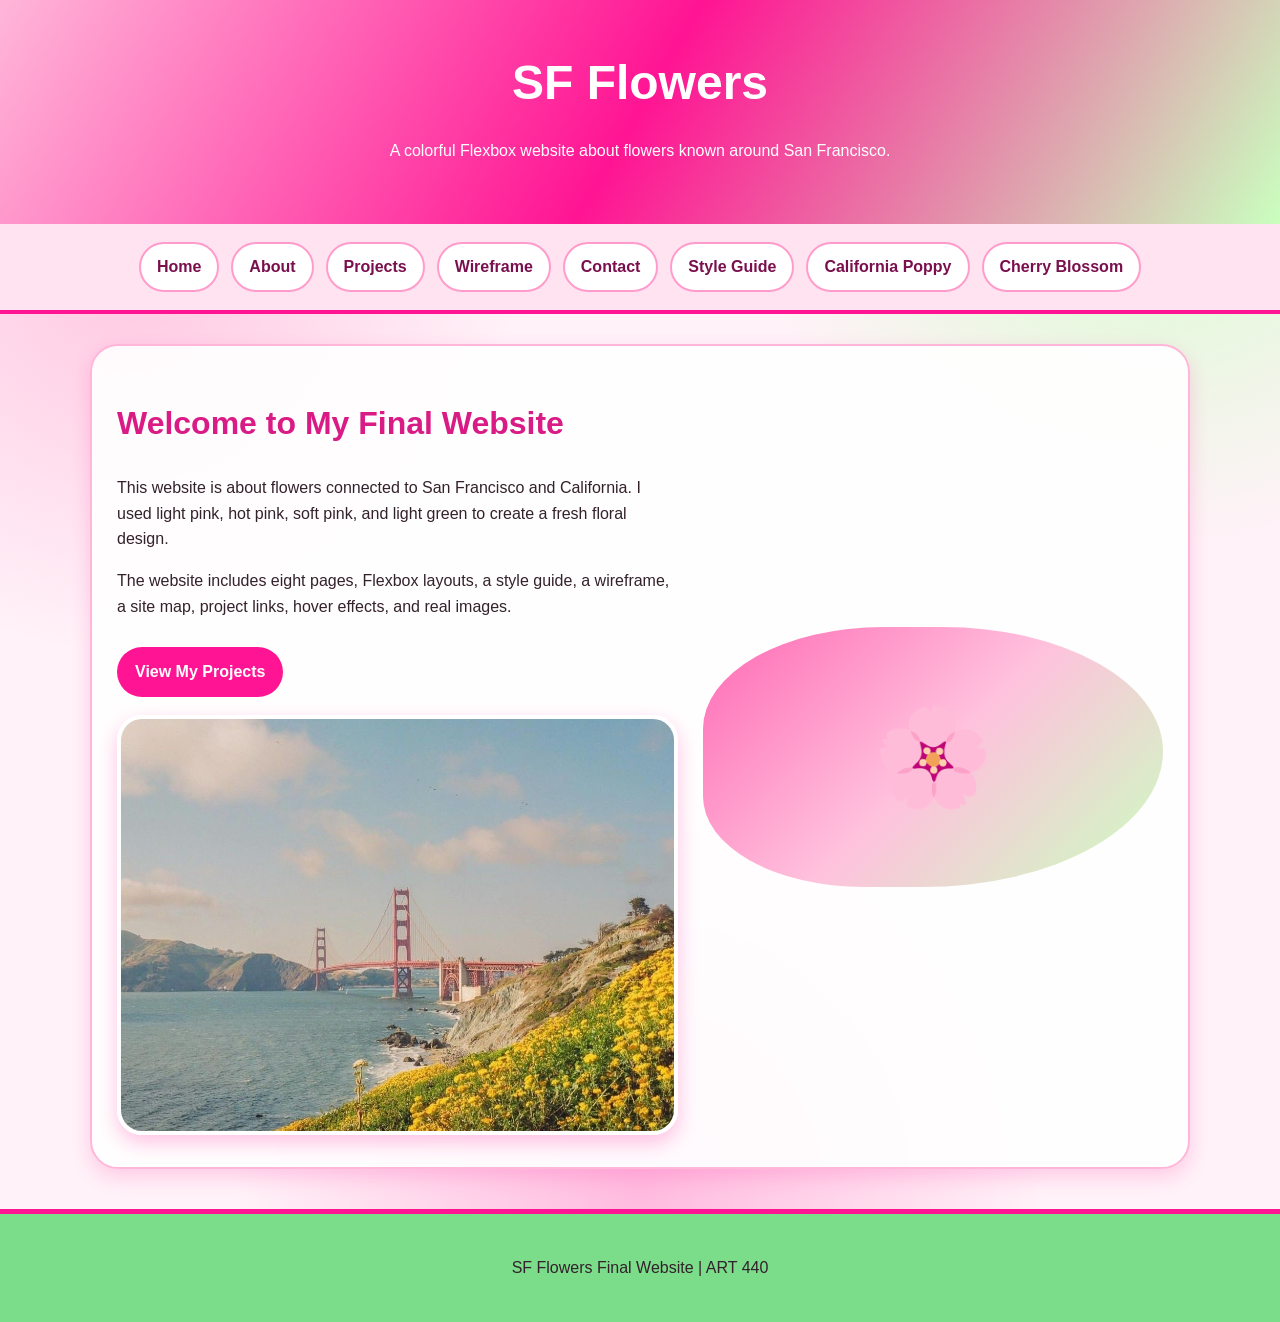
<file: index.html>
<!DOCTYPE html>
<html lang="en">
<head>
    <meta charset="UTF-8">
    <title>SF Flowers | Home</title>
    <link rel="stylesheet" href="style.css">
</head>
<body>

<header>
    <h1>SF Flowers</h1>
    <p>A colorful Flexbox website about flowers known around San Francisco.</p>
</header>

<nav>
    <a href="index.html">Home</a>
    <a href="about.html">About</a>
    <a href="projects.html">Projects</a>
    <a href="wireframe.html">Wireframe</a>
    <a href="contact.html">Contact</a>
    <a href="style-guide.html">Style Guide</a>
    <a href="california-poppy.html">California Poppy</a>
    <a href="cherry-blossom.html">Cherry Blossom</a>
</nav>

<main>
    <section class="hero">
        <div class="hero-text">
            <h2>Welcome to My Final Website</h2>
            <p>This website is about flowers connected to San Francisco and California. I used light pink, hot pink, soft pink, and light green to create a fresh floral design.</p>
            <p>The website includes eight pages, Flexbox layouts, a style guide, a wireframe, a site map, project links, hover effects, and real images.</p>
            <a class="button" href="projects.html">View My Projects</a>
            <img src="flowers.jpg" alt="Flowers in San Francisco" class="page-image">
        </div>

        <div class="flower-shape">🌸</div>
    </section>
</main>

<footer>
    <p>SF Flowers Final Website | ART 440</p>
</footer>

</body>
</html>
</file>
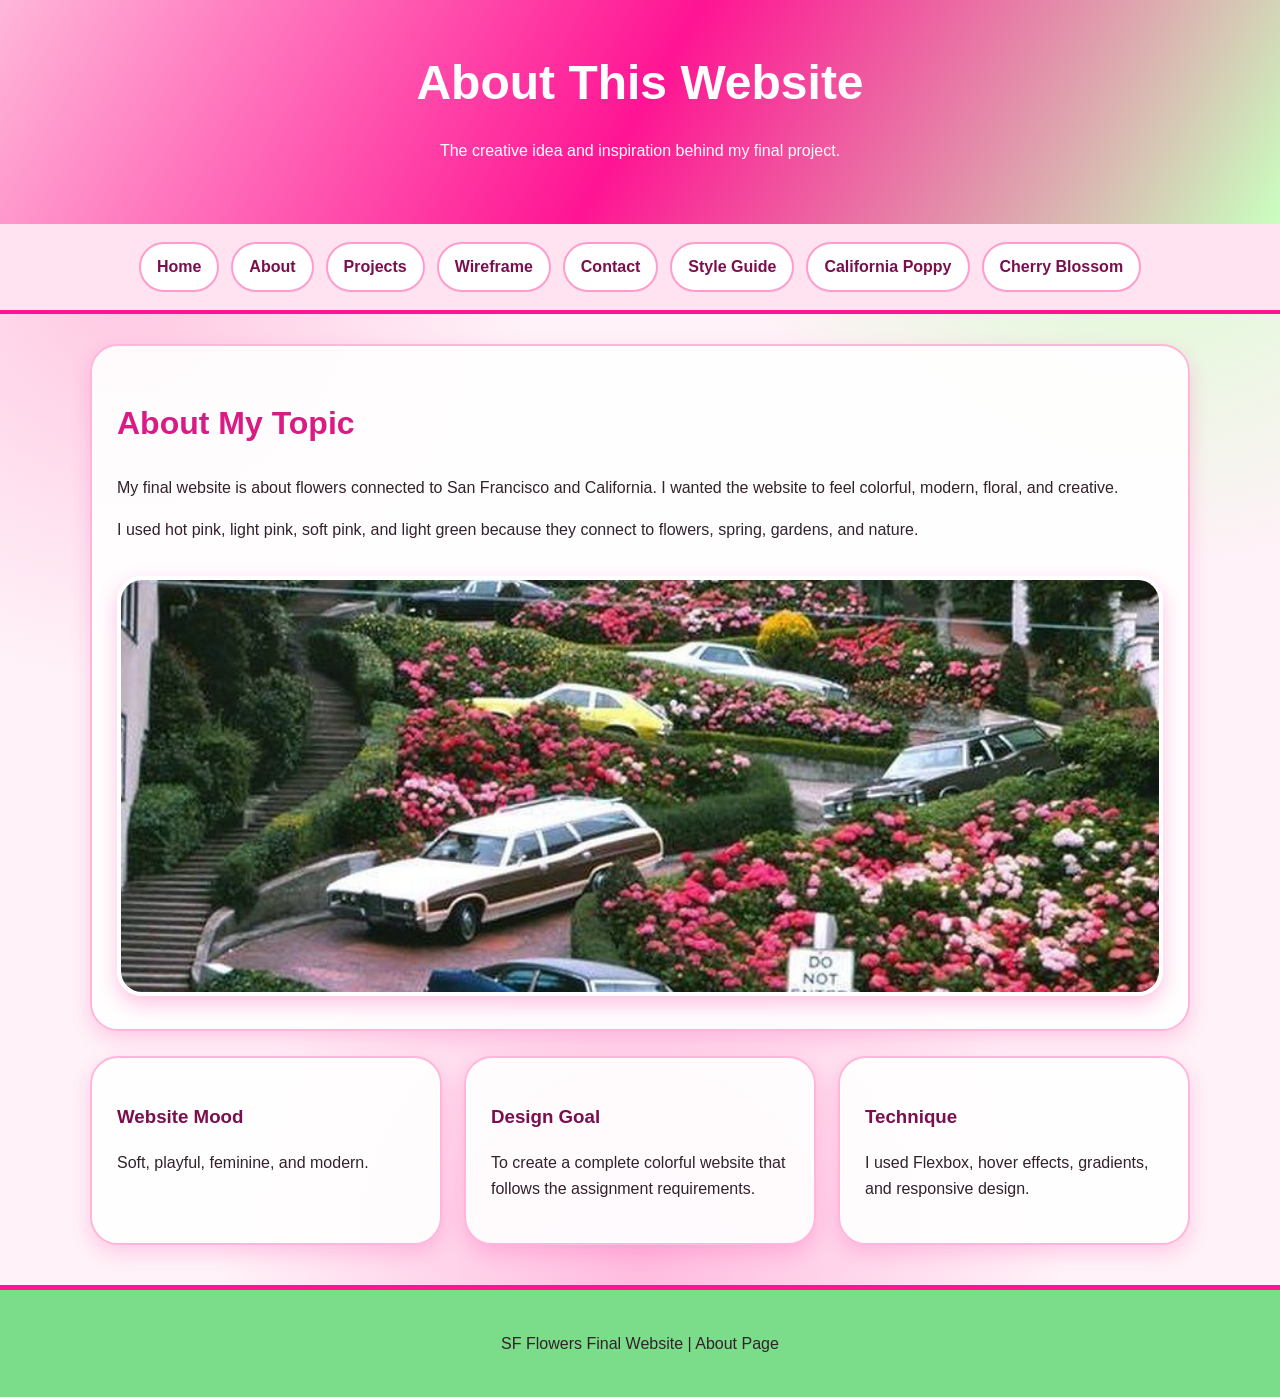
<file: about.html>
<!DOCTYPE html>
<html lang="en">
<head>
    <meta charset="UTF-8">
    <title>SF Flowers | About</title>
    <link rel="stylesheet" href="style.css">
</head>
<body>

<header>
    <h1>About This Website</h1>
    <p>The creative idea and inspiration behind my final project.</p>
</header>

<nav>
    <a href="index.html">Home</a>
    <a href="about.html">About</a>
    <a href="projects.html">Projects</a>
    <a href="wireframe.html">Wireframe</a>
    <a href="contact.html">Contact</a>
    <a href="style-guide.html">Style Guide</a>
    <a href="california-poppy.html">California Poppy</a>
    <a href="cherry-blossom.html">Cherry Blossom</a>
</nav>

<main>
    <section class="card">
        <h2>About My Topic</h2>

        <p>My final website is about flowers connected to San Francisco and California. I wanted the website to feel colorful, modern, floral, and creative.</p>

        <p>I used hot pink, light pink, soft pink, and light green because they connect to flowers, spring, gardens, and nature.</p>

        <img src="about-flowers.jpg" alt="Flower Garden" class="page-image">
    </section>

    <section class="flex-grid">
        <article class="card">
            <h3>Website Mood</h3>
            <p>Soft, playful, feminine, and modern.</p>
        </article>

        <article class="card">
            <h3>Design Goal</h3>
            <p>To create a complete colorful website that follows the assignment requirements.</p>
        </article>

        <article class="card">
            <h3>Technique</h3>
            <p>I used Flexbox, hover effects, gradients, and responsive design.</p>
        </article>
    </section>
</main>

<footer>
    <p>SF Flowers Final Website | About Page</p>
</footer>

</body>
</html>
</file>
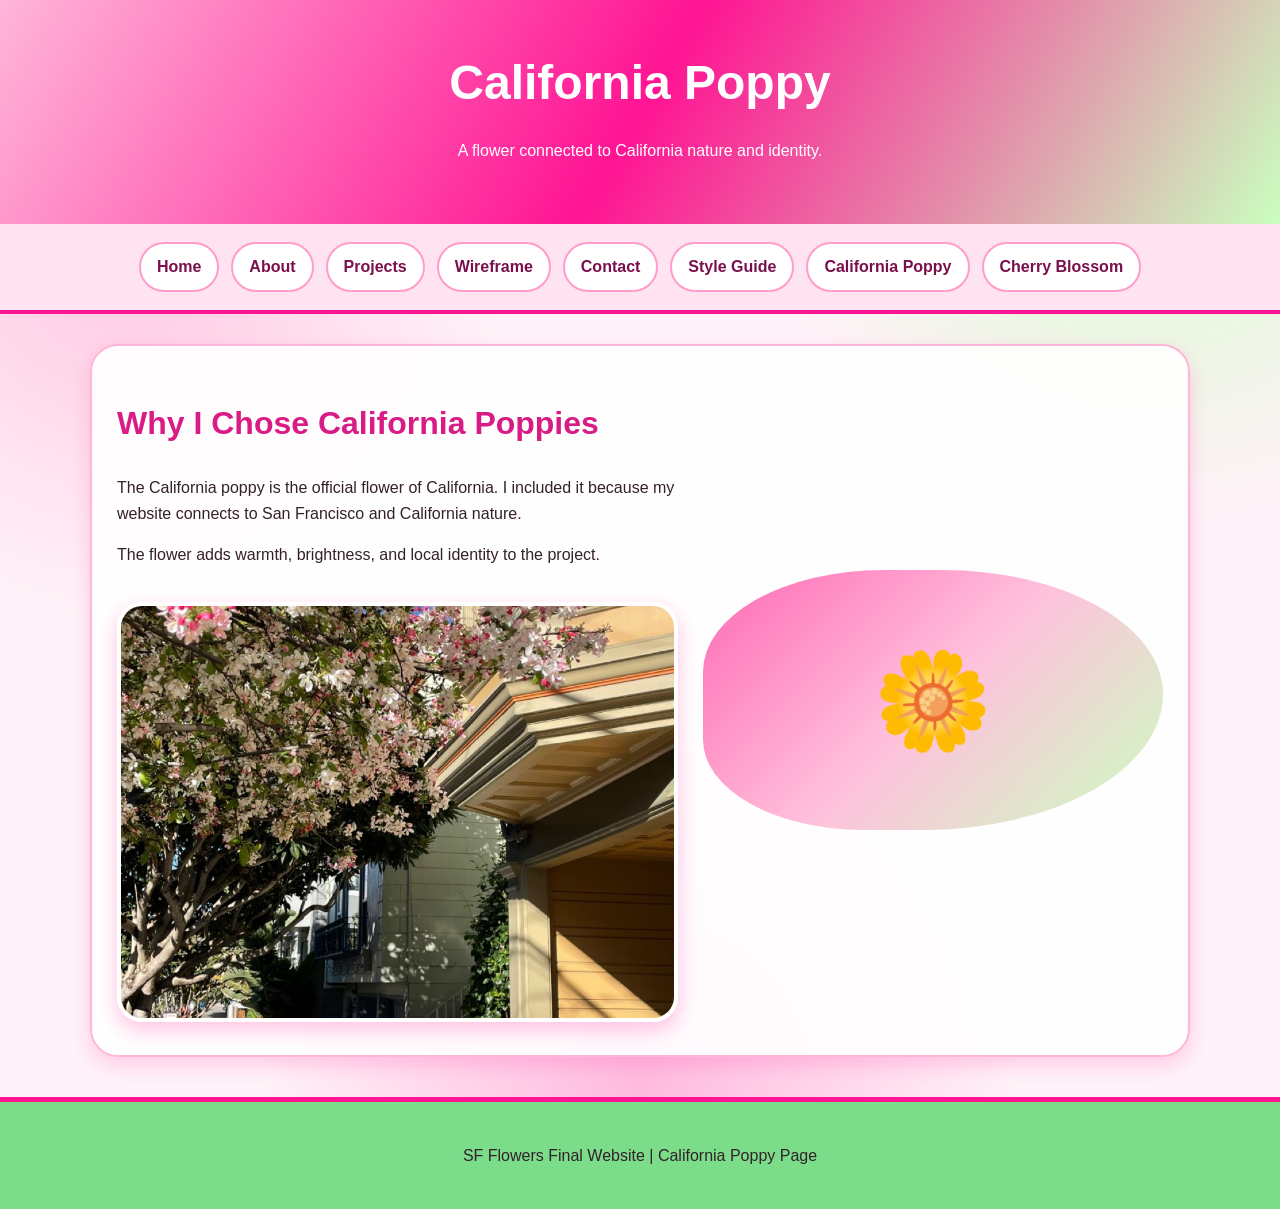
<file: california-poppy.html>
<!DOCTYPE html>
<html lang="en">
<head>
    <meta charset="UTF-8">
    <title>SF Flowers | California Poppy</title>
    <link rel="stylesheet" href="style.css">
</head>
<body>

<header>
    <h1>California Poppy</h1>
    <p>A flower connected to California nature and identity.</p>
</header>

<nav>
    <a href="index.html">Home</a>
    <a href="about.html">About</a>
    <a href="projects.html">Projects</a>
    <a href="wireframe.html">Wireframe</a>
    <a href="contact.html">Contact</a>
    <a href="style-guide.html">Style Guide</a>
    <a href="california-poppy.html">California Poppy</a>
    <a href="cherry-blossom.html">Cherry Blossom</a>
</nav>

<main>

<section class="hero">

    <div class="hero-text">

        <h2>Why I Chose California Poppies</h2>

        <p>The California poppy is the official flower of California. I included it because my website connects to San Francisco and California nature.</p>

        <p>The flower adds warmth, brightness, and local identity to the project.</p>

        <img src="poppy.jpg" alt="California Poppy" class="page-image">

    </div>

    <div class="flower-shape">
        🌼
    </div>

</section>

</main>

<footer>
    <p>SF Flowers Final Website | California Poppy Page</p>
</footer>

</body>
</html>
</file>
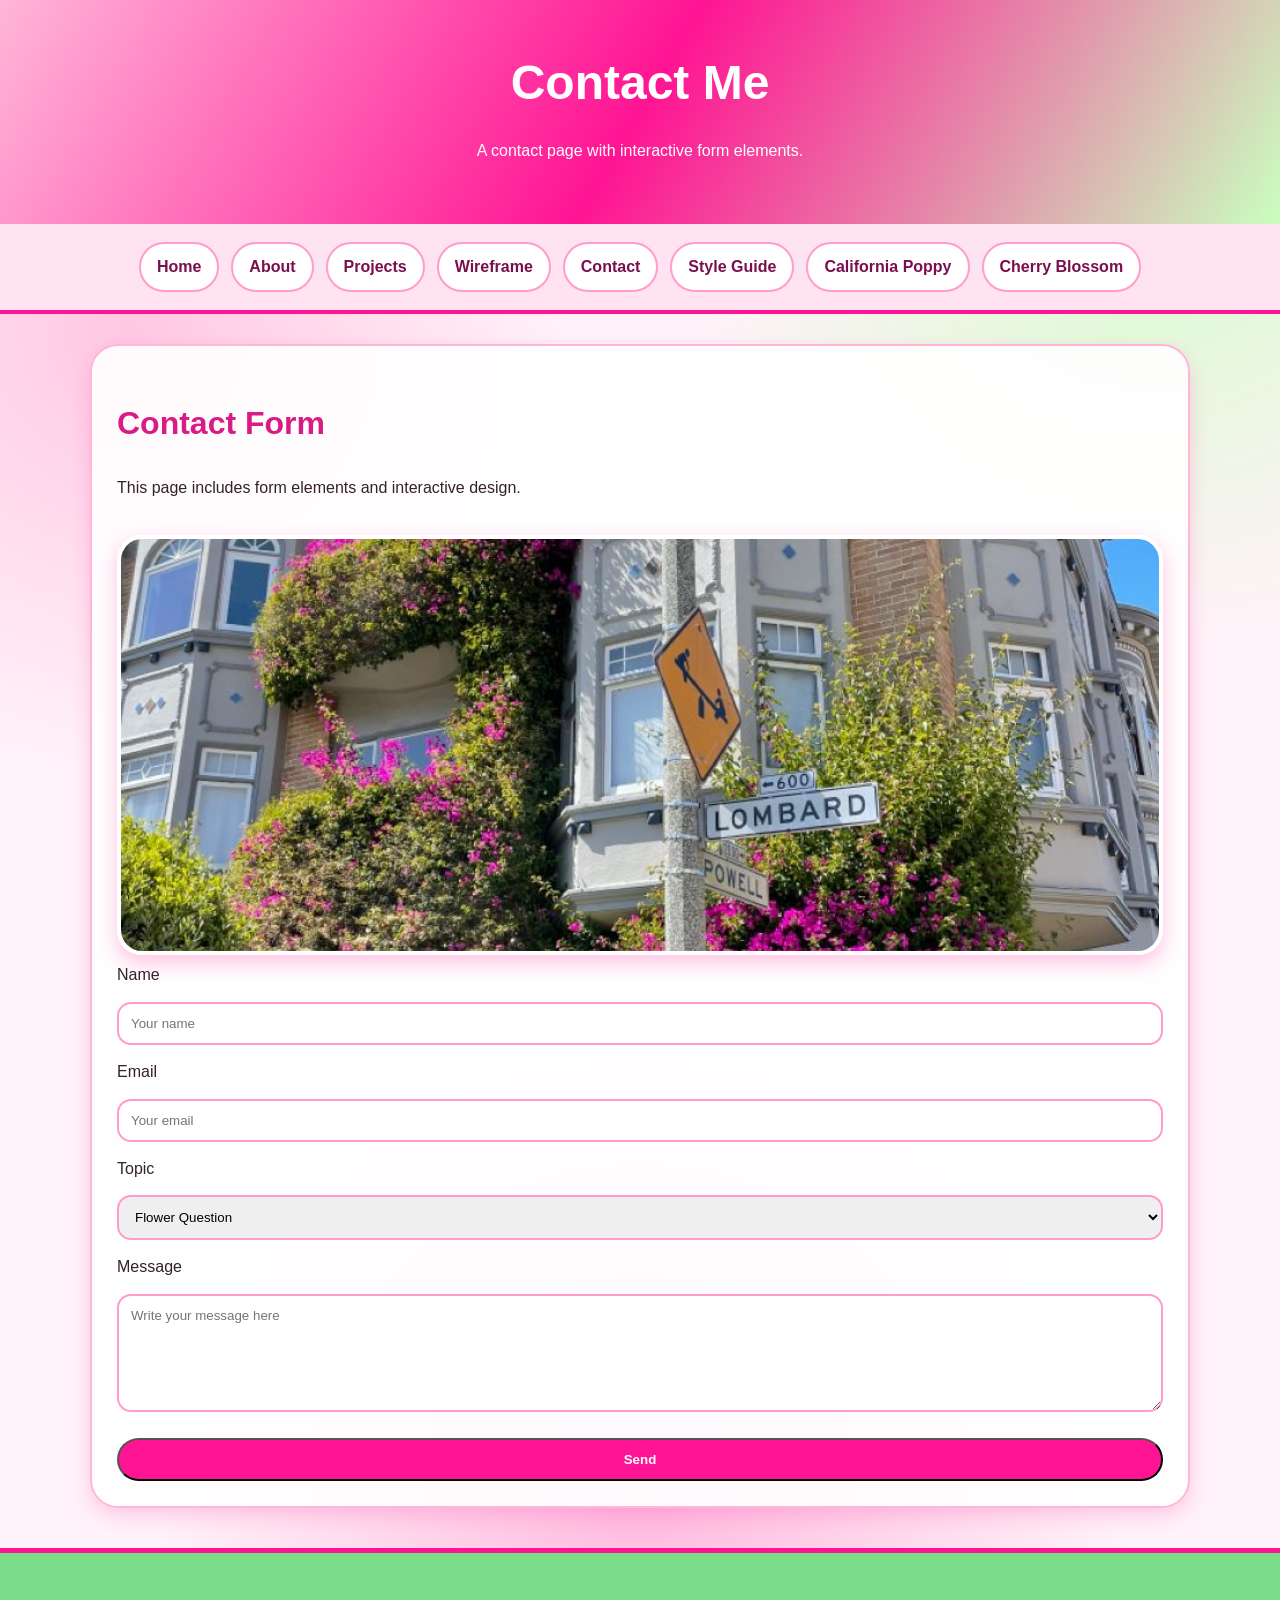
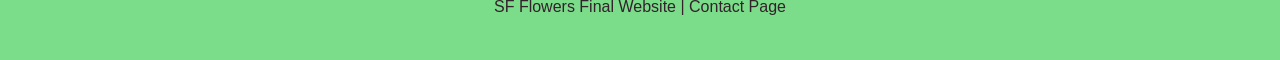
<file: contact.html>
<!DOCTYPE html>
<html lang="en">
<head>
    <meta charset="UTF-8">
    <title>SF Flowers | Contact</title>
    <link rel="stylesheet" href="style.css">
</head>
<body>

<header>
    <h1>Contact Me</h1>
    <p>A contact page with interactive form elements.</p>
</header>

<nav>
    <a href="index.html">Home</a>
    <a href="about.html">About</a>
    <a href="projects.html">Projects</a>
    <a href="wireframe.html">Wireframe</a>
    <a href="contact.html">Contact</a>
    <a href="style-guide.html">Style Guide</a>
    <a href="california-poppy.html">California Poppy</a>
    <a href="cherry-blossom.html">Cherry Blossom</a>
</nav>

<main>

<section class="card">

    <h2>Contact Form</h2>

    <p>This page includes form elements and interactive design.</p>

    <img src="contact-flowers.jpg" alt="Pink Flower Garden" class="page-image">

    <form>

        <label>Name</label>
        <input type="text" placeholder="Your name">

        <label>Email</label>
        <input type="email" placeholder="Your email">

        <label>Topic</label>

        <select>
            <option>Flower Question</option>
            <option>Website Feedback</option>
            <option>Project Question</option>
        </select>

        <label>Message</label>

        <textarea rows="6" placeholder="Write your message here"></textarea>

        <button class="button" type="submit">Send</button>

    </form>

</section>

</main>

<footer>
    <p>SF Flowers Final Website | Contact Page</p>
</footer>

</body>
</html>
</file>
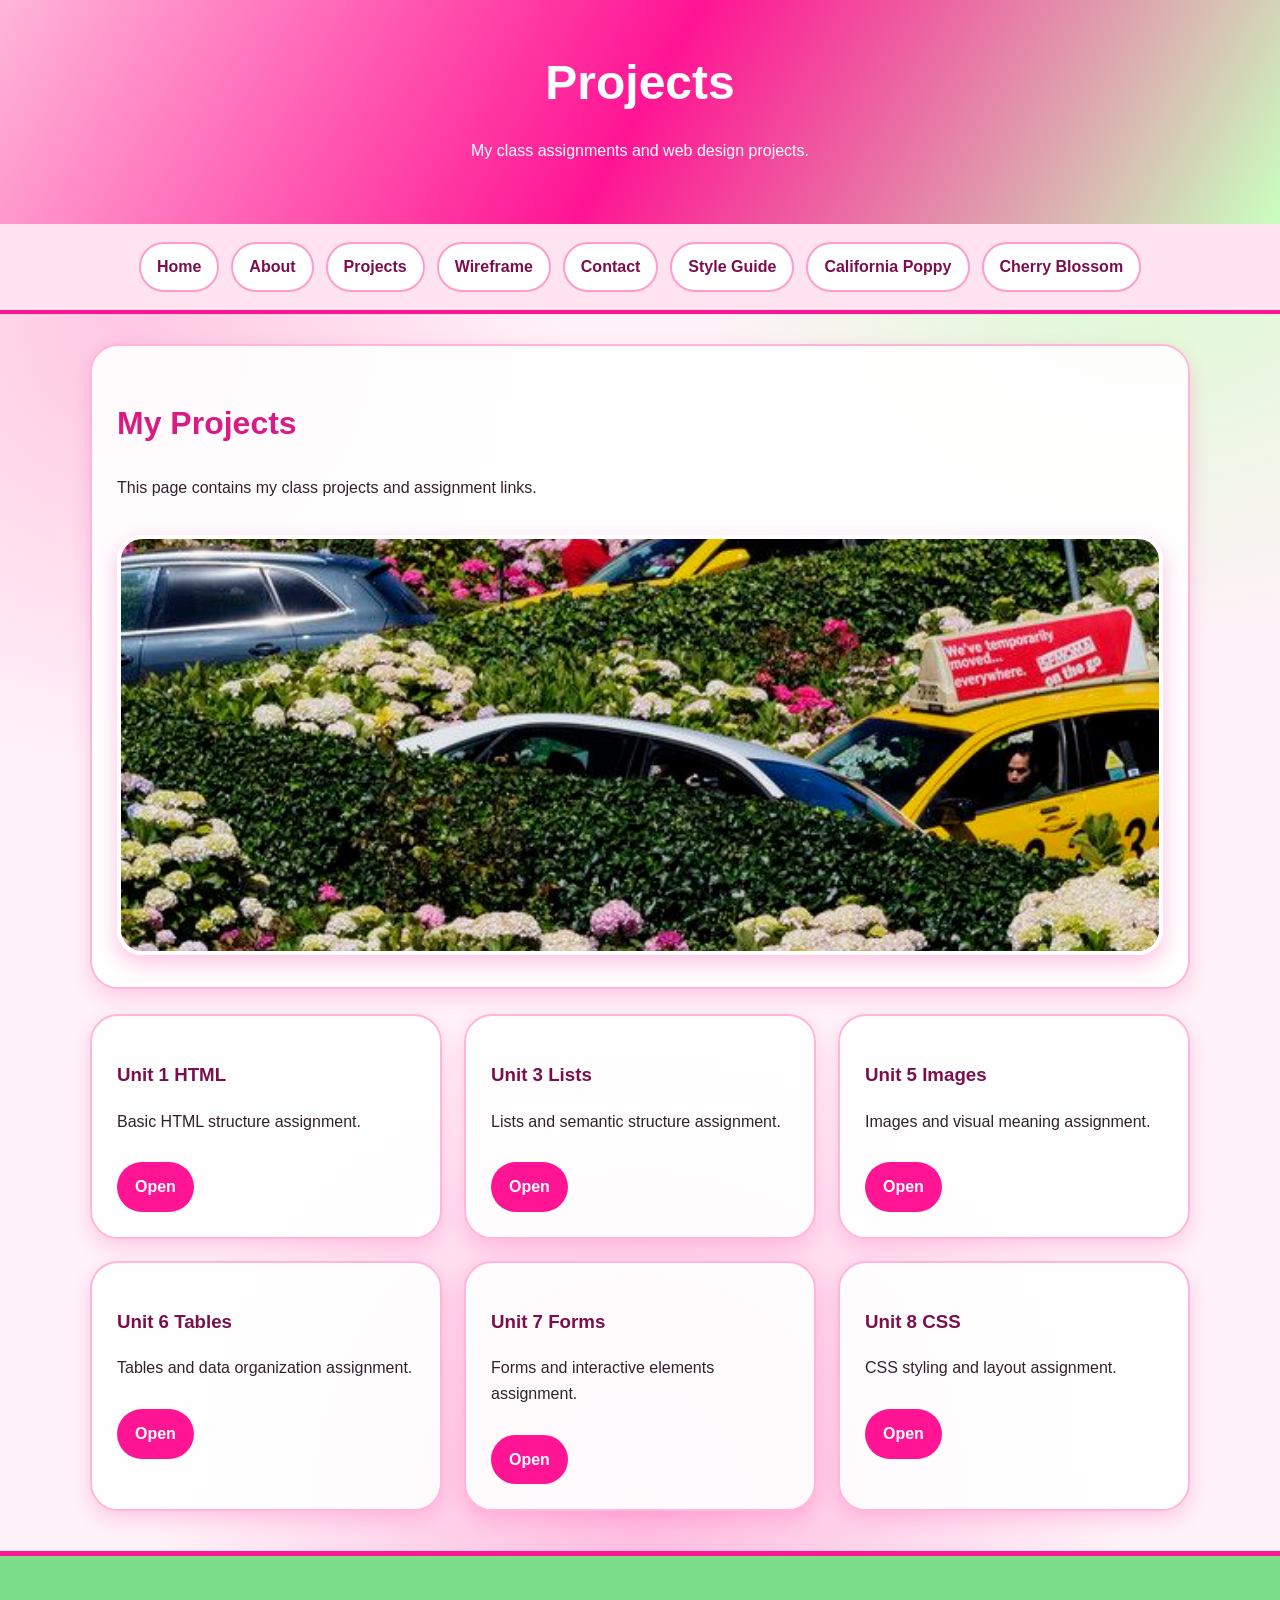
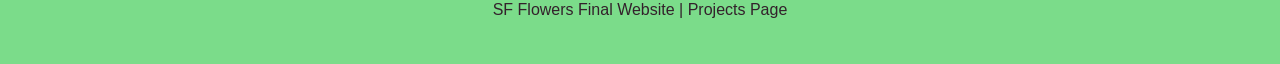
<file: projects.html>
<!DOCTYPE html>
<html lang="en">
<head>
    <meta charset="UTF-8">
    <title>SF Flowers | Projects</title>
    <link rel="stylesheet" href="style.css">
</head>
<body>

<header>
    <h1>Projects</h1>
    <p>My class assignments and web design projects.</p>
</header>

<nav>
    <a href="index.html">Home</a>
    <a href="about.html">About</a>
    <a href="projects.html">Projects</a>
    <a href="wireframe.html">Wireframe</a>
    <a href="contact.html">Contact</a>
    <a href="style-guide.html">Style Guide</a>
    <a href="california-poppy.html">California Poppy</a>
    <a href="cherry-blossom.html">Cherry Blossom</a>
</nav>

<main>

    <section class="card">
        <h2>My Projects</h2>

        <p>This page contains my class projects and assignment links.</p>

        <img src="projects-flowers.jpg" alt="Pink Flowers" class="page-image">
    </section>

    <section class="flex-grid">

        <article class="project-card">
            <h3>Unit 1 HTML</h3>
            <p>Basic HTML structure assignment.</p>
            <a class="button" href="#">Open</a>
        </article>

        <article class="project-card">
            <h3>Unit 3 Lists</h3>
            <p>Lists and semantic structure assignment.</p>
            <a class="button" href="#">Open</a>
        </article>

        <article class="project-card">
            <h3>Unit 5 Images</h3>
            <p>Images and visual meaning assignment.</p>
            <a class="button" href="#">Open</a>
        </article>

        <article class="project-card">
            <h3>Unit 6 Tables</h3>
            <p>Tables and data organization assignment.</p>
            <a class="button" href="#">Open</a>
        </article>

        <article class="project-card">
            <h3>Unit 7 Forms</h3>
            <p>Forms and interactive elements assignment.</p>
            <a class="button" href="#">Open</a>
        </article>

        <article class="project-card">
            <h3>Unit 8 CSS</h3>
            <p>CSS styling and layout assignment.</p>
            <a class="button" href="#">Open</a>
        </article>

    </section>

</main>

<footer>
    <p>SF Flowers Final Website | Projects Page</p>
</footer>

</body>
</html>
</file>
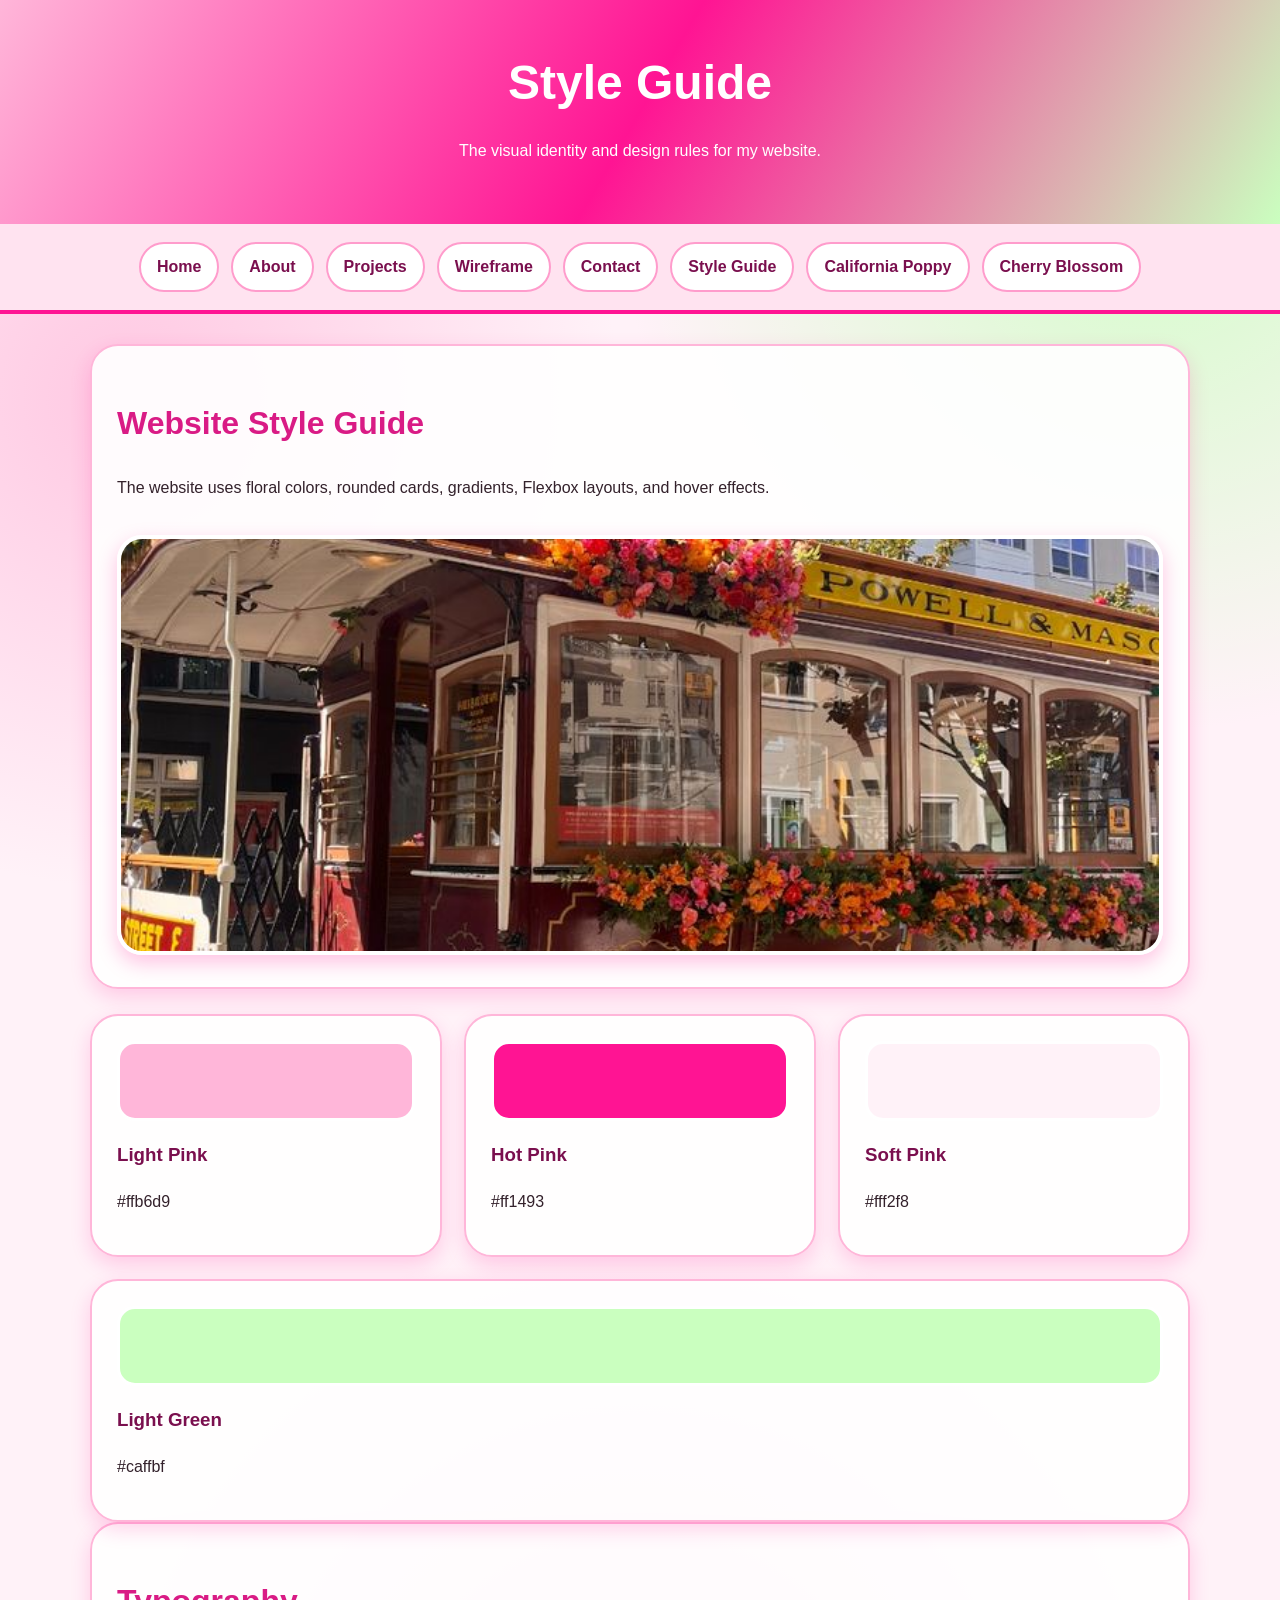
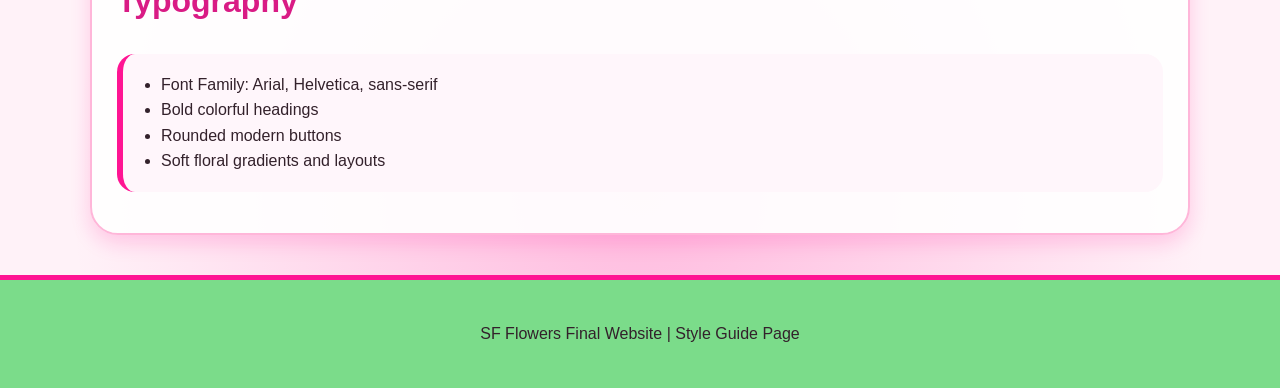
<file: style-guide.html>
<!DOCTYPE html>
<html lang="en">
<head>
    <meta charset="UTF-8">
    <title>SF Flowers | Style Guide</title>
    <link rel="stylesheet" href="style.css">
</head>
<body>

<header>
    <h1>Style Guide</h1>
    <p>The visual identity and design rules for my website.</p>
</header>

<nav>
    <a href="index.html">Home</a>
    <a href="about.html">About</a>
    <a href="projects.html">Projects</a>
    <a href="wireframe.html">Wireframe</a>
    <a href="contact.html">Contact</a>
    <a href="style-guide.html">Style Guide</a>
    <a href="california-poppy.html">California Poppy</a>
    <a href="cherry-blossom.html">Cherry Blossom</a>
</nav>

<main>

<section class="card">

    <h2>Website Style Guide</h2>

    <p>The website uses floral colors, rounded cards, gradients, Flexbox layouts, and hover effects.</p>

    <img src="style-flowers.jpg" alt="Flower Colors" class="page-image">

</section>

<section class="flex-grid">

    <article class="card">
        <div class="color-box light-pink"></div>
        <h3>Light Pink</h3>
        <p>#ffb6d9</p>
    </article>

    <article class="card">
        <div class="color-box hot-pink"></div>
        <h3>Hot Pink</h3>
        <p>#ff1493</p>
    </article>

    <article class="card">
        <div class="color-box soft-pink"></div>
        <h3>Soft Pink</h3>
        <p>#fff2f8</p>
    </article>

    <article class="card">
        <div class="color-box light-green"></div>
        <h3>Light Green</h3>
        <p>#caffbf</p>
    </article>

</section>

<section class="card">

    <h2>Typography</h2>

    <ul>
        <li>Font Family: Arial, Helvetica, sans-serif</li>
        <li>Bold colorful headings</li>
        <li>Rounded modern buttons</li>
        <li>Soft floral gradients and layouts</li>
    </ul>

</section>

</main>

<footer>
    <p>SF Flowers Final Website | Style Guide Page</p>
</footer>

</body>
</html>
</file>
<file: style.css>
* {
    box-sizing: border-box;
}

body {
    margin: 0;
    font-family: Arial, Helvetica, sans-serif;
    background:
        radial-gradient(circle at 10% 20%, rgba(255, 182, 217, 0.7), transparent 25%),
        radial-gradient(circle at 90% 10%, rgba(202, 255, 191, 0.8), transparent 25%),
        radial-gradient(circle at 50% 90%, rgba(255, 20, 147, 0.25), transparent 30%),
        #fff2f8;
    color: #33212b;
    line-height: 1.6;
}

header {
    background: linear-gradient(120deg, #ffb6d9, #ff1493, #caffbf);
    color: white;
    text-align: center;
    padding: 45px 20px;
}

header h1 {
    margin: 0;
    font-size: 3rem;
}

nav {
    display: flex;
    justify-content: center;
    flex-wrap: wrap;
    gap: 12px;
    padding: 18px;
    background-color: #ffe3f0;
    border-bottom: 4px solid #ff1493;
}

nav a {
    text-decoration: none;
    color: #7a0f4e;
    font-weight: bold;
    background: white;
    padding: 10px 16px;
    border-radius: 25px;
    border: 2px solid #ff9ccc;
}

nav a:hover {
    background-color: #ff1493;
    color: white;
}

main {
    width: 90%;
    max-width: 1100px;
    margin: 30px auto;
}

.hero, .card, .project-card, .flower-card {
    background: rgba(255, 255, 255, 0.92);
    border: 2px solid #ffb6d9;
    border-radius: 28px;
    padding: 25px;
    box-shadow: 0 8px 20px rgba(255, 20, 147, 0.18);
}

.hero {
    display: flex;
    flex-wrap: wrap;
    align-items: center;
    gap: 25px;
}

.hero-text {
    flex: 1 1 350px;
}

.flower-shape {
    flex: 1 1 250px;
    min-height: 260px;
    background: linear-gradient(135deg, #ff69b4, #ffc1dd, #caffbf);
    border-radius: 45% 55% 60% 40%;
    display: flex;
    align-items: center;
    justify-content: center;
    font-size: 6rem;
}

.page-image {
    width: 100%;
    max-height: 420px;
    object-fit: cover;
    border-radius: 25px;
    margin-top: 18px;
    border: 4px solid white;
    box-shadow: 0 8px 20px rgba(255, 20, 147, 0.25);
}

.flex-grid {
    display: flex;
    flex-wrap: wrap;
    gap: 22px;
    margin-top: 25px;
}

.card, .project-card, .flower-card {
    flex: 1 1 260px;
}

.card:hover, .project-card:hover, .flower-card:hover {
    transform: translateY(-5px);
    transition: 0.3s;
    border-color: #ff1493;
}

h2 {
    color: #d91b85;
    font-size: 2rem;
}

h3 {
    color: #7a0f4e;
}

.button {
    display: inline-block;
    margin-top: 12px;
    background-color: #ff1493;
    color: white;
    padding: 12px 18px;
    border-radius: 25px;
    text-decoration: none;
    font-weight: bold;
}

.button:hover {
    background-color: #7bdc8a;
    color: #2b1730;
}

ul, ol {
    background-color: #fff6fb;
    border-left: 6px solid #ff1493;
    padding: 18px 18px 18px 38px;
    border-radius: 18px;
}

.wireframe {
    border: 3px dashed #ff1493;
    padding: 20px;
    border-radius: 25px;
    background-color: #fff6fb;
}

.wire-header,
.wire-nav,
.wire-footer {
    background-color: #ffb6d9;
    padding: 18px;
    border-radius: 15px;
    text-align: center;
    margin-bottom: 12px;
    font-weight: bold;
}

.wire-main {
    display: flex;
    flex-wrap: wrap;
    gap: 12px;
}

.wire-content {
    flex: 2 1 300px;
    background-color: white;
    padding: 25px;
    border-radius: 15px;
}

.wire-side {
    flex: 1 1 200px;
    background-color: #caffbf;
    padding: 25px;
    border-radius: 15px;
}

form {
    display: flex;
    flex-direction: column;
    gap: 14px;
}

input, textarea, select {
    padding: 12px;
    border: 2px solid #ff9ccc;
    border-radius: 14px;
    font-family: inherit;
}

.color-box {
    height: 80px;
    border-radius: 18px;
    border: 3px solid white;
}

.light-pink { background-color: #ffb6d9; }
.hot-pink { background-color: #ff1493; }
.soft-pink { background-color: #fff2f8; }
.light-green { background-color: #caffbf; }

footer {
    text-align: center;
    background-color: #7bdc8a;
    padding: 25px;
    margin-top: 40px;
    border-top: 5px solid #ff1493;
}
</file>
